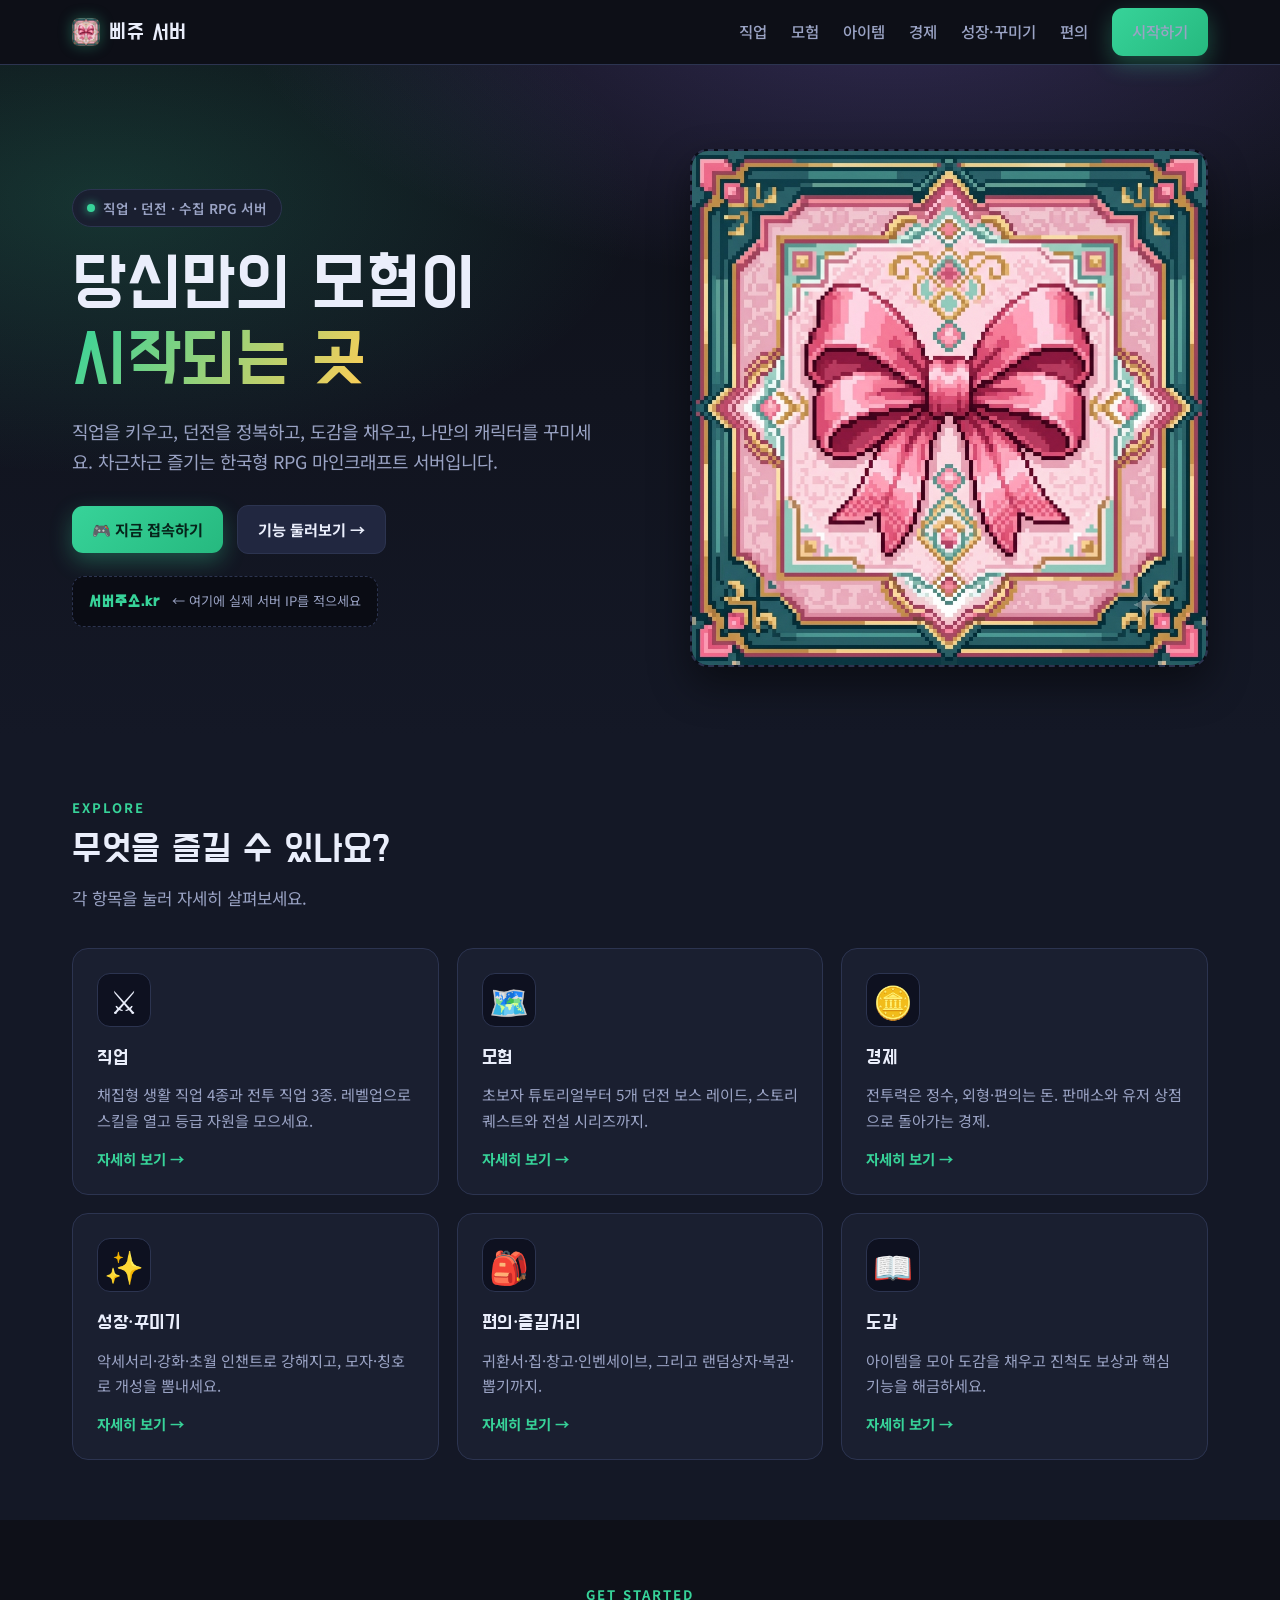
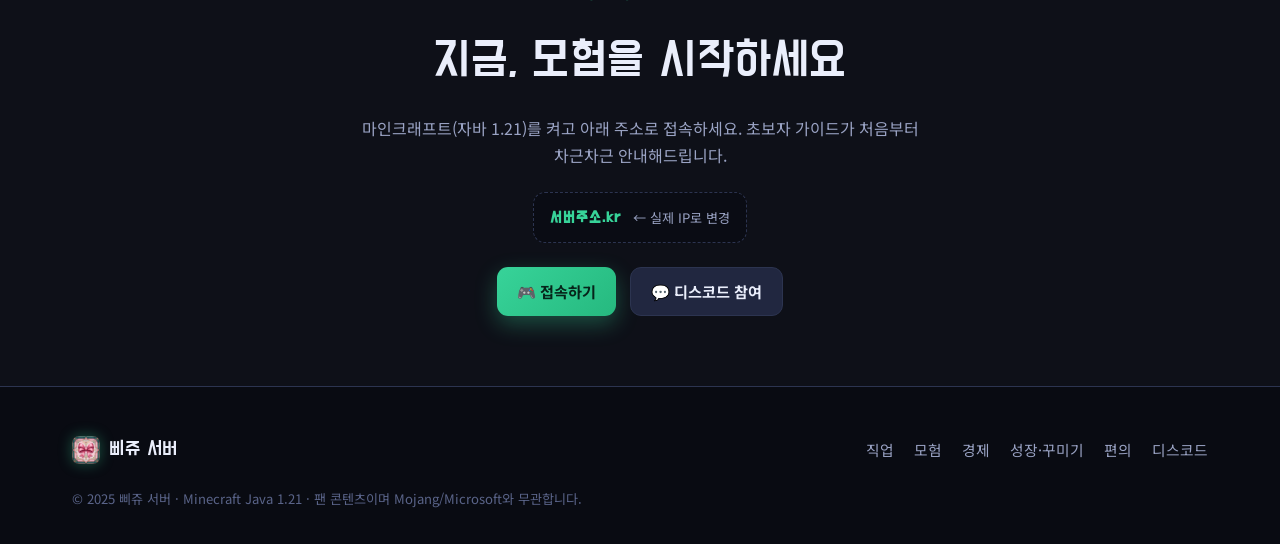
<file: index.html>
<!DOCTYPE html>
<html lang="ko">
<head>
<meta charset="UTF-8">
<meta name="viewport" content="width=device-width, initial-scale=1.0">
<title>삐쥬 서버 · 직업 RPG 마인크래프트</title>
<meta name="description" content="직업을 키우고, 던전을 정복하고, 나만의 캐릭터를 꾸미는 RPG 마인크래프트 서버">
<link rel="preconnect" href="https://fonts.googleapis.com">
<link rel="preconnect" href="https://fonts.gstatic.com" crossorigin>
<link href="https://fonts.googleapis.com/css2?family=Do+Hyeon&family=Noto+Sans+KR:wght@400;500;700;900&display=swap" rel="stylesheet">
<link rel="stylesheet" href="style.css">
</head>
<body>

<header>
  <div class="wrap nav">
    <a class="brand" href="index.html"><span class="cube"></span>삐쥬 서버</a>
    <nav class="menu" id="menu">
      <a href="jobs.html">직업</a>
      <a href="adventure.html">모험</a>
      <a href="items.html">아이템</a>
      <a href="economy.html">경제</a>
      <a href="customize.html">성장·꾸미기</a>
      <a href="features.html">편의</a>
      <a class="btn btn-primary" href="#join">시작하기</a>
    </nav>
    <button class="navtoggle" id="navtoggle" aria-label="메뉴">☰</button>
  </div>
</header>

<!-- HERO -->
<section class="hero">
  <div class="wrap hero-grid">
    <div class="reveal">
      <span class="tagline"><span class="dot"></span> 직업 · 던전 · 수집 RPG 서버</span>
      <h1>당신만의 모험이<br><span class="g">시작되는 곳</span></h1>
      <p class="lead">직업을 키우고, 던전을 정복하고, 도감을 채우고, 나만의 캐릭터를 꾸미세요. 차근차근 즐기는 한국형 RPG 마인크래프트 서버입니다.</p>
      <div class="hero-cta">
        <a class="btn btn-primary" href="#join">🎮 지금 접속하기</a>
        <a class="btn btn-ghost" href="jobs.html">기능 둘러보기 →</a>
      </div>
      <!-- 서버 주소를 여기 넣으세요 -->
      <div class="ipbox"><b>서버주소.kr</b><span class="copy">← 여기에 실제 서버 IP를 적으세요</span></div>
    </div>
    <div class="reveal">
      <!-- 서버 대표 이미지: 리소스팩 pack.png 사용 (다른 이미지로 바꾸려면 src 교체) -->
      <figure class="shot" data-img="pack.png"><img src="images/pack.png" alt="삐쥬 서버" onerror="this.style.display='none'"></figure>
    </div>
  </div>
</section>

<!-- 카테고리 -->
<section class="block alt">
  <div class="wrap">
    <div class="head reveal">
      <div class="eyebrow">EXPLORE</div>
      <h2>무엇을 즐길 수 있나요?</h2>
      <p>각 항목을 눌러 자세히 살펴보세요.</p>
    </div>
    <div class="grid g3">
      <a class="card reveal" href="jobs.html"><span class="ic">⚔️</span><h3>직업</h3><p>채집형 생활 직업 4종과 전투 직업 3종. 레벨업으로 스킬을 열고 등급 자원을 모으세요.</p><div class="more">자세히 보기 →</div></a>
      <a class="card reveal" href="adventure.html"><span class="ic">🗺️</span><h3>모험</h3><p>초보자 튜토리얼부터 5개 던전 보스 레이드, 스토리 퀘스트와 전설 시리즈까지.</p><div class="more">자세히 보기 →</div></a>
      <a class="card reveal" href="economy.html"><span class="ic">🪙</span><h3>경제</h3><p>전투력은 정수, 외형·편의는 돈. 판매소와 유저 상점으로 돌아가는 경제.</p><div class="more">자세히 보기 →</div></a>
      <a class="card reveal" href="customize.html"><span class="ic">✨</span><h3>성장·꾸미기</h3><p>악세서리·강화·초월 인챈트로 강해지고, 모자·칭호로 개성을 뽐내세요.</p><div class="more">자세히 보기 →</div></a>
      <a class="card reveal" href="features.html"><span class="ic">🎒</span><h3>편의·즐길거리</h3><p>귀환서·집·창고·인벤세이브, 그리고 랜덤상자·복권·뽑기까지.</p><div class="more">자세히 보기 →</div></a>
      <a class="card reveal" href="adventure.html#dex"><span class="ic">📖</span><h3>도감</h3><p>아이템을 모아 도감을 채우고 진척도 보상과 핵심 기능을 해금하세요.</p><div class="more">자세히 보기 →</div></a>
    </div>
  </div>
</section>

<!-- JOIN -->
<section class="block" id="join" style="text-align:center">
  <div class="wrap reveal">
    <div class="eyebrow" style="display:inline-block">GET STARTED</div>
    <h2 style="font-size:clamp(2rem,5vw,3rem);margin:6px 0 14px;font-family:'Do Hyeon'">지금, 모험을 시작하세요</h2>
    <p style="color:var(--muted);max-width:560px;margin:0 auto 24px">마인크래프트(자바 1.21)를 켜고 아래 주소로 접속하세요. 초보자 가이드가 처음부터 차근차근 안내해드립니다.</p>
    <div class="ipbox" style="margin:0 auto 24px"><b>서버주소.kr</b><span class="copy">← 실제 IP로 변경</span></div>
    <div style="display:flex;gap:14px;justify-content:center;flex-wrap:wrap">
      <a class="btn btn-primary" href="#">🎮 접속하기</a>
      <a class="btn btn-ghost" href="#">💬 디스코드 참여</a>
    </div>
  </div>
</section>

<footer>
  <div class="wrap">
    <div class="foot">
      <a class="brand" href="index.html"><span class="cube"></span>삐쥬 서버</a>
      <div class="links">
        <a href="jobs.html">직업</a><a href="adventure.html">모험</a>
        <a href="economy.html">경제</a><a href="customize.html">성장·꾸미기</a>
        <a href="features.html">편의</a><a href="#">디스코드</a>
      </div>
    </div>
    <div class="copyright">© 2025 삐쥬 서버 · Minecraft Java 1.21 · 팬 콘텐츠이며 Mojang/Microsoft와 무관합니다.</div>
  </div>
</footer>

<script src="script.js"></script>
</body>
</html>
</file>
<file: style.css>
/* ============================================================
   삐쥬 서버 사이트 공통 스타일
   색/폰트는 :root 변수에서 한 번에 바꿀 수 있어요.
   ============================================================ */
:root{
  --bg:#0e1018; --bg2:#141826; --card:#1a1f30; --card2:#212740;
  --line:#2c3450; --text:#eaeefb; --muted:#9aa3c4;
  --emerald:#37d399; --gold:#ffce56; --violet:#9b7bff; --rose:#ff6b8b; --sky:#5ec6ff;
  --shadow:0 18px 40px rgba(0,0,0,.45);
  --maxw:1180px;
}
*{box-sizing:border-box;margin:0;padding:0}
html{scroll-behavior:smooth}
body{font-family:"Noto Sans KR",system-ui,sans-serif;background:var(--bg);color:var(--text);
  line-height:1.65;-webkit-font-smoothing:antialiased;overflow-x:hidden}
h1,h2,h3,.brand,.display{font-family:"Do Hyeon","Noto Sans KR",sans-serif;font-weight:400;letter-spacing:.5px}
a{color:inherit;text-decoration:none}
.wrap{max-width:var(--maxw);margin:0 auto;padding:0 22px}
.accent{color:var(--emerald)}

/* ===== NAV ===== */
header{position:sticky;top:0;z-index:50;backdrop-filter:blur(12px);
  background:rgba(14,16,24,.72);border-bottom:1px solid var(--line)}
.nav{display:flex;align-items:center;justify-content:space-between;height:64px}
.brand{font-size:1.4rem;display:flex;align-items:center;gap:9px}
.brand .cube{width:28px;height:28px;border-radius:7px;
  background:url('images/pack.png') center/cover;box-shadow:0 0 14px rgba(55,211,153,.35)}
.menu{display:flex;gap:24px;align-items:center}
.menu a{color:var(--muted);font-size:.97rem;font-weight:500;transition:color .2s}
.menu a:hover,.menu a.active{color:var(--text)}
.menu a.active{color:var(--emerald)}
.btn{display:inline-flex;align-items:center;gap:8px;padding:11px 20px;border-radius:11px;
  font-weight:700;font-size:.95rem;cursor:pointer;border:none;transition:transform .15s,box-shadow .2s}
.btn-primary{background:linear-gradient(135deg,var(--emerald),#26b97f);color:#06241a;box-shadow:0 8px 22px rgba(55,211,153,.32)}
.btn-primary:hover{transform:translateY(-2px);box-shadow:0 12px 28px rgba(55,211,153,.45)}
.btn-ghost{background:var(--card2);color:var(--text);border:1px solid var(--line)}
.btn-ghost:hover{transform:translateY(-2px);background:#283058}
.navtoggle{display:none;background:none;border:none;color:var(--text);font-size:1.6rem;cursor:pointer}

/* ===== HERO (홈) ===== */
.hero{position:relative;padding:84px 0 70px;overflow:hidden}
.hero::before{content:"";position:absolute;inset:0;z-index:-2;
  background:radial-gradient(1100px 480px at 70% -10%,rgba(155,123,255,.25),transparent 60%),
             radial-gradient(900px 460px at 8% 20%,rgba(55,211,153,.18),transparent 60%),
             linear-gradient(180deg,var(--bg),var(--bg2))}
.hero-grid{display:grid;grid-template-columns:1.05fr .95fr;gap:46px;align-items:center}
.tagline{display:inline-flex;gap:8px;align-items:center;background:var(--card);border:1px solid var(--line);
  padding:7px 14px;border-radius:999px;font-size:.85rem;color:var(--muted);font-weight:600;margin-bottom:20px}
.tagline .dot{width:8px;height:8px;border-radius:50%;background:var(--emerald);box-shadow:0 0 10px var(--emerald)}
.hero h1{font-size:clamp(2.6rem,6vw,4.4rem);line-height:1.08;margin-bottom:18px}
.hero h1 .g{background:linear-gradient(120deg,var(--emerald),var(--gold));-webkit-background-clip:text;background-clip:text;color:transparent}
.hero p.lead{font-size:1.12rem;color:var(--muted);max-width:520px;margin-bottom:28px}
.hero-cta{display:flex;gap:14px;flex-wrap:wrap;align-items:center}
.ipbox{margin-top:22px;display:inline-flex;align-items:center;gap:12px;background:#0a0c14;border:1px dashed var(--line);
  padding:12px 16px;border-radius:12px;font-size:.95rem}
.ipbox b{font-family:"Do Hyeon";letter-spacing:1px;color:var(--emerald)}
.ipbox .copy{color:var(--muted);font-size:.82rem}

/* ===== PAGE HERO (서브 페이지 머리말) ===== */
.pagehero{position:relative;padding:58px 0 30px;overflow:hidden}
.pagehero::before{content:"";position:absolute;inset:0;z-index:-2;
  background:radial-gradient(900px 360px at 80% -30%,rgba(94,198,255,.16),transparent 60%),
             linear-gradient(180deg,var(--bg),var(--bg2))}
.pagehero .eyebrow{margin-bottom:8px}
.pagehero h1{font-size:clamp(2rem,5vw,3.1rem);line-height:1.12;margin-bottom:10px}
.pagehero p{color:var(--muted);font-size:1.08rem;max-width:640px}
.crumb{color:var(--muted);font-size:.85rem;margin-bottom:14px}
.crumb a:hover{color:var(--text)}

/* ===== IMAGE SLOT ===== */
.shot{position:relative;border-radius:18px;overflow:hidden;background:#0b0d18;
  border:2px dashed var(--line);min-height:230px;display:grid;place-items:center;box-shadow:var(--shadow)}
.shot::before{content:"📷  images/" attr(data-img);position:absolute;z-index:0;color:#5a6489;
  font-size:.88rem;font-weight:600;text-align:center;padding:12px}
.shot img{position:relative;z-index:1;width:100%;height:100%;object-fit:cover;display:block;min-height:230px}
.hero .shot,.hero .shot img{min-height:330px}

/* ===== SECTION ===== */
section.block{padding:60px 0;position:relative}
section.block.alt{background:var(--bg2)}
.eyebrow{color:var(--emerald);font-weight:700;letter-spacing:2px;font-size:.82rem;text-transform:uppercase;margin-bottom:10px}
.head{max-width:680px;margin-bottom:36px}
.head h2{font-size:clamp(1.7rem,4vw,2.4rem);line-height:1.15;margin-bottom:12px}
.head p{color:var(--muted);font-size:1.05rem}

.grid{display:grid;gap:18px}
.g2{grid-template-columns:repeat(2,1fr)}
.g3{grid-template-columns:repeat(3,1fr)}
.g4{grid-template-columns:repeat(4,1fr)}

.card{background:var(--card);border:1px solid var(--line);border-radius:16px;padding:24px;
  transition:transform .2s,border-color .2s,background .2s}
.card:hover{transform:translateY(-5px);border-color:#3a4570;background:var(--card2)}
.card .ic{font-size:2rem;display:inline-grid;place-items:center;width:54px;height:54px;border-radius:13px;
  background:#0e1120;border:1px solid var(--line);margin-bottom:15px}
.card h3{font-size:1.22rem;margin-bottom:8px}
.card p{color:var(--muted);font-size:.95rem}
.card .tags{margin-top:14px;display:flex;flex-wrap:wrap;gap:7px}
.tag{font-size:.76rem;font-weight:600;color:var(--muted);background:#0e1120;border:1px solid var(--line);padding:4px 10px;border-radius:999px}
/* 클릭 가능한 카테고리 카드 (홈) */
a.card{display:block}
a.card .more{margin-top:14px;color:var(--emerald);font-weight:700;font-size:.9rem}

.split{display:grid;grid-template-columns:1fr 1fr;gap:40px;align-items:center}
.featlist{display:flex;flex-direction:column;gap:16px}
.feat{display:flex;gap:14px;align-items:flex-start}
.feat .fic{flex:0 0 auto;width:42px;height:42px;border-radius:11px;display:grid;place-items:center;font-size:1.25rem;
  background:#0e1120;border:1px solid var(--line)}
.feat h4{font-size:1.05rem;margin-bottom:3px}
.feat p{color:var(--muted);font-size:.92rem}

.subhead{margin:28px 0 14px;color:var(--muted);font-size:1.05rem}

/* 경제 화폐 */
.coins{display:grid;grid-template-columns:1fr 1fr;gap:18px}
.coin{border-radius:16px;padding:26px;border:1px solid var(--line)}
.coin.ess{background:linear-gradient(160deg,rgba(155,123,255,.16),var(--card));border-color:#43386f}
.coin.gold{background:linear-gradient(160deg,rgba(255,206,86,.14),var(--card));border-color:#5c4f23}
.coin .big{font-family:"Do Hyeon";font-size:1.5rem;margin-bottom:6px}
.coin.ess .big{color:var(--violet)} .coin.gold .big{color:var(--gold)}
.coin p{color:var(--muted);font-size:.95rem}

/* 던전 */
.dungeons{display:grid;grid-template-columns:repeat(5,1fr);gap:12px}
.dg{background:var(--card);border:1px solid var(--line);border-radius:14px;padding:18px 14px;text-align:center;transition:transform .2s}
.dg:hover{transform:translateY(-4px);border-color:#3a4570}
.dg .n{font-size:.74rem;color:var(--emerald);font-weight:700;letter-spacing:1px}
.dg .e{font-size:1.7rem;margin:8px 0}
.dg .t{font-size:.92rem;font-weight:700}
.dg .lv{font-size:.74rem;color:var(--muted);margin-top:3px}

/* footer */
footer{background:#090b12;border-top:1px solid var(--line);padding:46px 0 34px;margin-top:10px}
.foot{display:flex;justify-content:space-between;gap:24px;flex-wrap:wrap;align-items:center}
.foot .brand{font-size:1.25rem}
.foot .links{display:flex;gap:20px;color:var(--muted);font-size:.92rem;flex-wrap:wrap}
.foot .links a:hover{color:var(--text)}
.copyright{color:#5a6489;font-size:.82rem;margin-top:22px}

/* ===== 아이템 갤러리 ===== */
.itemcat{margin-bottom:36px}
.itemcat h2{font-family:"Do Hyeon";font-size:1.3rem;margin-bottom:14px;display:flex;align-items:center;gap:10px;flex-wrap:wrap}
.itemcat h2 .cnt{font-family:"Noto Sans KR";font-size:.78rem;color:var(--muted);background:#0e1120;border:1px solid var(--line);padding:3px 10px;border-radius:999px}
.itemcat .desc{color:var(--muted);font-size:.92rem;margin:-6px 0 14px}
.itemgrid{display:grid;grid-template-columns:repeat(auto-fill,minmax(116px,1fr));gap:12px}
.itemcard{background:var(--card);border:1px solid var(--line);border-radius:14px;padding:16px 8px;text-align:center;
  transition:transform .18s,border-color .18s,background .18s}
.itemcard:hover{transform:translateY(-4px);border-color:#3a4570;background:var(--card2)}
.itemcard .tex{width:52px;height:52px;object-fit:contain;image-rendering:pixelated;
  margin-bottom:9px;filter:drop-shadow(0 3px 6px rgba(0,0,0,.45))}
.itemcard .nm{display:block;font-size:.83rem;font-weight:600;line-height:1.32}
.itemcard .sub{display:block;font-size:.71rem;color:var(--muted);margin-top:2px}

/* reveal */
.reveal{opacity:0;transform:translateY(26px);transition:opacity .7s ease,transform .7s ease}
.reveal.in{opacity:1;transform:none}

/* responsive */
@media(max-width:900px){
  .hero-grid,.split{grid-template-columns:1fr;gap:28px}
  .g4,.g3{grid-template-columns:repeat(2,1fr)}
  .dungeons{grid-template-columns:repeat(2,1fr)}
  .coins{grid-template-columns:1fr}
  .menu{position:fixed;inset:64px 0 auto 0;background:rgba(12,14,22,.98);flex-direction:column;gap:0;
    padding:8px 0;border-bottom:1px solid var(--line);display:none}
  .menu.open{display:flex}
  .menu a{width:100%;padding:14px 22px}
  .menu .btn{margin:10px 22px}
  .navtoggle{display:block}
}
@media(max-width:560px){
  .g4,.g3,.g2,.dungeons{grid-template-columns:1fr}
  section.block{padding:46px 0}
}
</file>
